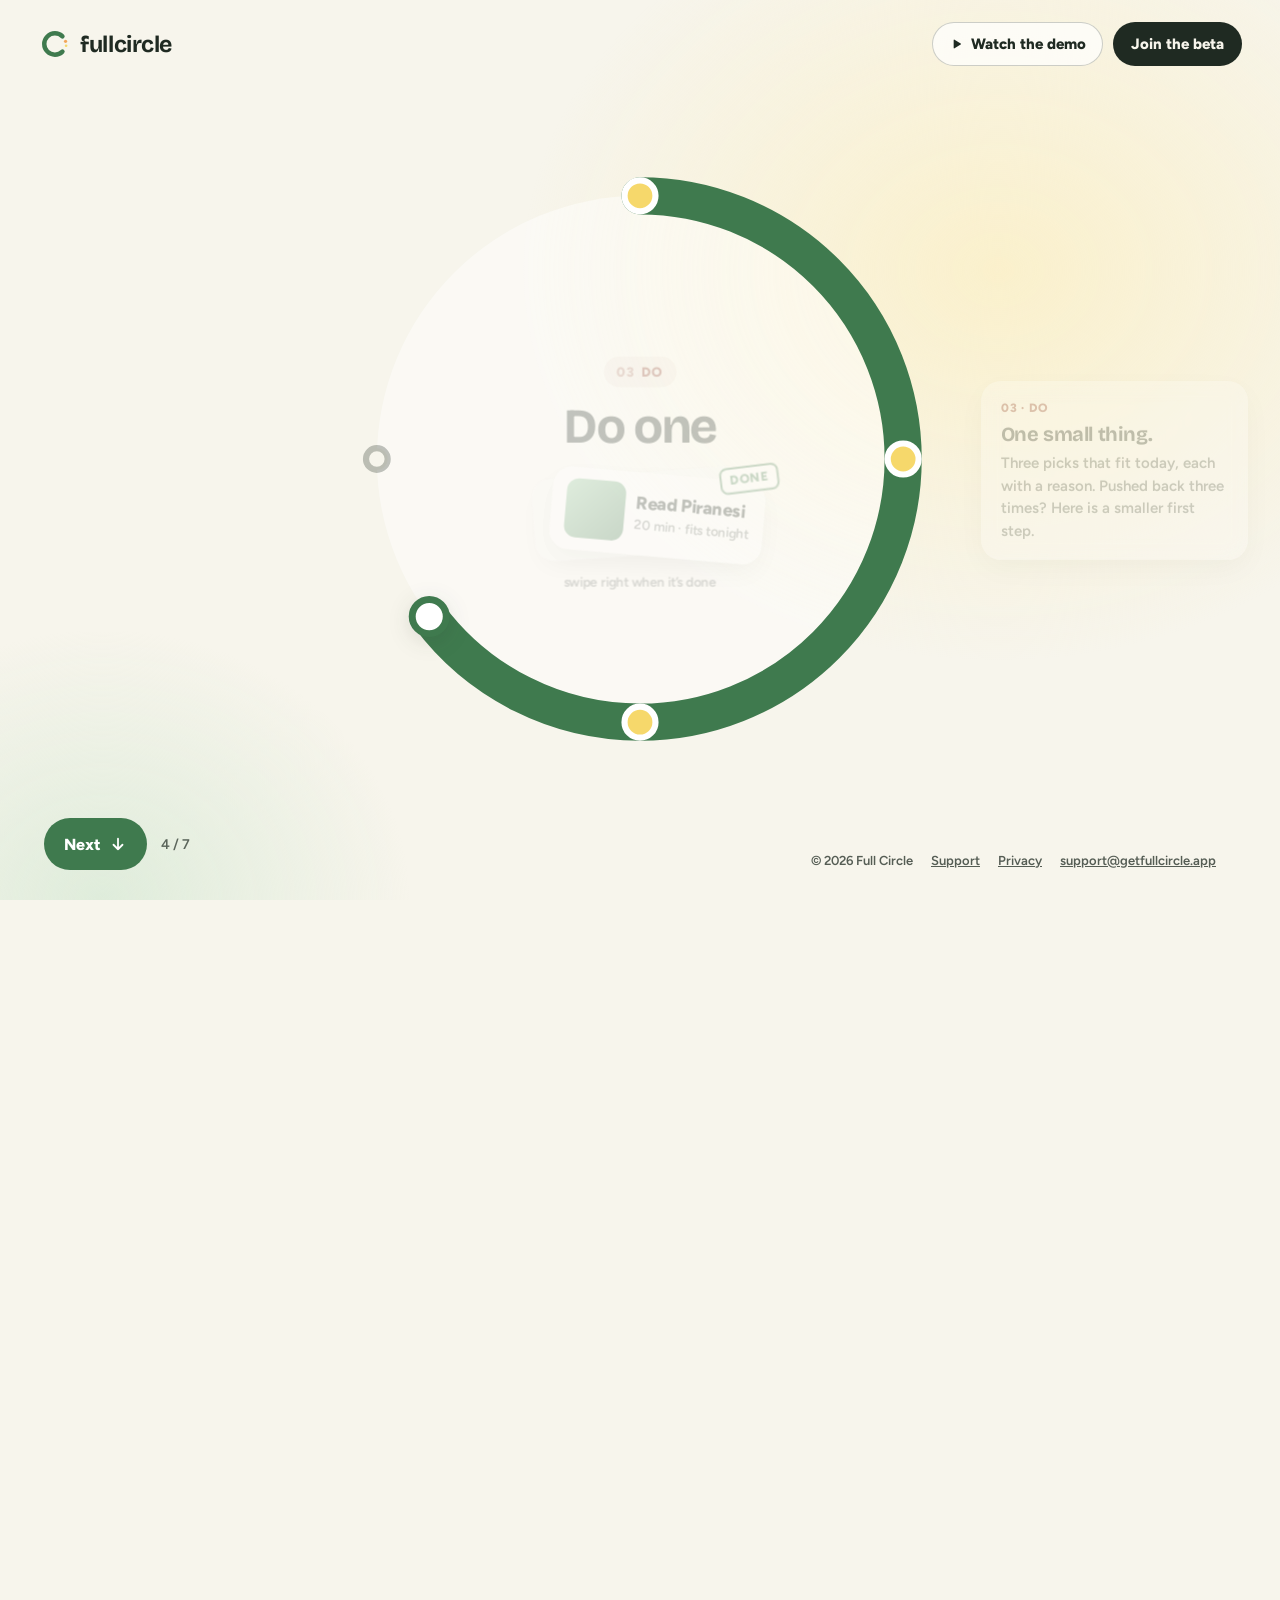
<file: index.html>
<!doctype html>
<html lang="en">
<head>
<meta charset="utf-8" />
<meta name="viewport" content="width=device-width, initial-scale=1" />
<title>fullcircle · come full circle</title>
<meta name="description" content="Save what matters, then close the loop. Everything you mean to get to, in one place, and a circle that fills as you live it." />
<meta name="theme-color" content="#F7F5EC" media="(prefers-color-scheme: light)" />
<meta name="theme-color" content="#1A1816" media="(prefers-color-scheme: dark)" />
<meta property="og:type" content="website" />
<meta property="og:url" content="https://getfullcircle.app/" />
<meta property="og:title" content="fullcircle · come full circle" />
<meta property="og:description" content="Save what matters, then close the loop. In private beta on iPhone." />
<meta property="og:image" content="https://getfullcircle.app/assets/og.png" />
<meta property="og:image:width" content="1200" />
<meta property="og:image:height" content="630" />
<meta property="og:image:alt" content="fullcircle: Save what matters. Then close the loop." />
<meta name="twitter:card" content="summary_large_image" />
<link rel="icon" type="image/png" href="assets/favicon.png" />
<link rel="apple-touch-icon" href="assets/apple-touch-icon.png" />
<link rel="preload" href="assets/fonts/BricolageGrotesque_700Bold.ttf" as="font" type="font/ttf" crossorigin />
<link rel="stylesheet" href="assets/landing.css?v=6" />
</head>
<body>
<div class="stage">
  <div class="sun" aria-hidden="true"></div>
  <div class="meadow" aria-hidden="true"></div>

  <header class="top">
    <button class="brand" type="button" data-go="0" aria-label="fullcircle, back to the start">
      <svg width="32" height="32" viewBox="0 0 36 36" fill="none" aria-hidden="true"><path class="brand-arc" d="M27.5 9.5A12 12 0 1 0 27.5 26.5" stroke-width="5" stroke-linecap="round"/><circle cx="31" cy="15" r="1.8" fill="#F2A65A"/><circle cx="31.6" cy="20" r="1.5" fill="#F6D86B"/></svg>
      <span class="display">fullcircle</span>
    </button>
    <div class="top-actions">
      <button class="watch" type="button" data-demo><svg width="14" height="14" viewBox="0 0 24 24" fill="currentColor" aria-hidden="true"><path d="M8 5.5v13a1 1 0 0 0 1.5.86l10.5-6.5a1 1 0 0 0 0-1.72L9.5 4.64A1 1 0 0 0 8 5.5z"/></svg>Watch the demo</button>
      <a class="join" href="mailto:support@getfullcircle.app?subject=Join%20the%20fullcircle%20beta">Join the beta</a>
    </div>
  </header>

  <div class="ring">
    <svg viewBox="0 0 1000 1000" role="img" aria-label="A circle that is 0 percent full">
      <g id="parallax">
        <circle class="glow" cx="500" cy="500" r="340"/>
        <g id="dots"></g>
        <circle id="past" class="track" cx="500" cy="500" r="340" stroke-dasharray="2136.3 2136.3" transform="rotate(-90 500 500)" style="opacity:0"/>
        <circle id="arc" class="track" cx="500" cy="500" r="340" stroke-dasharray="0 2136.3" transform="rotate(-90 500 500)" style="opacity:0"/>
        <circle class="node" cx="500" cy="160" r="14"/>
        <circle class="node" cx="840" cy="500" r="14"/>
        <circle class="node" cx="500" cy="840" r="14"/>
        <circle class="node" cx="160" cy="500" r="14"/>
        <circle id="pulse" class="pulse" cx="500" cy="160" r="20"/>
        <circle id="head" class="head" cx="500" cy="160" r="22" style="display:none"/>
      </g>
    </svg>

    <div class="copy">
      <div class="ch c0"><div aria-hidden="true">
        <div class="title display">Come full circle</div>
        <div class="v"><div class="pills">
          <span class="pill p-butter">Ramen at Koji</span><span class="pill p-leaf">Read Piranesi</span><span class="pill p-clay">Pottery class</span><span class="pill p-sea">Call Nana</span>
        </div></div>
      </div>
      </div>

      <div class="ch c1"><div aria-hidden="true">
        <span class="chip"><b>01</b>SAVE</span>
        <div class="title display">Save it</div>
        <div class="v"><div class="card">
          <span class="thumb g-sun"></span>
          <span class="stack"><span class="t">Sunday market</span><span class="s">Old harbour · about 2h</span></span>
          <span class="pill fern saved"><span class="tick"><svg viewBox="0 0 24 24" fill="none" stroke="currentColor" stroke-width="3.4" stroke-linecap="round" stroke-linejoin="round"><path d="M5 12.5l4.5 4.5L19 7.5"/></svg></span>Saved</span>
        </div></div>
      </div></div>

      <div class="ch c2"><div aria-hidden="true">
        <span class="chip"><b>02</b>PLAN</span>
        <div class="title display">Pick a few</div>
        <div class="v">
          <div class="card list">
            <span class="row"><span class="ck"><svg viewBox="0 0 24 24" fill="none" stroke="var(--on-fern)" stroke-width="3.4" stroke-linecap="round" stroke-linejoin="round"><path d="M5 12.5l4.5 4.5L19 7.5"/></svg></span><span class="t">Sunday market</span></span>
            <span class="row"><span class="ck"><svg viewBox="0 0 24 24" fill="none" stroke="var(--on-fern)" stroke-width="3.4" stroke-linecap="round" stroke-linejoin="round"><path d="M5 12.5l4.5 4.5L19 7.5"/></svg></span><span class="t">Read Piranesi</span></span>
            <span class="row later"><span class="ck open"></span><span class="t">Pottery class</span></span>
          </div>
          <span class="s">2 this week</span>
        </div>
      </div></div>

      <div class="ch c3"><div aria-hidden="true">
        <span class="chip"><b>03</b>DO</span>
        <div class="title display">Do one</div>
        <div class="v">
          <div class="swipe">
            <span class="card ghost"></span>
            <div class="card front">
              <span class="thumb g-leaf"></span>
              <span class="stack"><span class="t">Read Piranesi</span><span class="s">20 min · fits tonight</span></span>
              <span class="stamp">DONE</span>
            </div>
          </div>
          <span class="s">swipe right when it’s done</span>
        </div>
      </div></div>

      <div class="ch c4"><div aria-hidden="true">
        <span class="chip"><b>04</b>CLOSE</span>
        <div class="title display">Close it</div>
        <div class="v">
          <span class="s">How was Sunday market?</span>
          <div class="pills rate"><span class="pill fern loved">Loved it</span><span class="pill plain">It was fine</span><span class="pill plain">Let it go</span></div>
        </div>
      </div></div>

      <div class="ch c5"><div aria-hidden="true">
        <span class="chip"><b>05</b>INSIGHTS</span>
        <div class="title display">See your month</div>
        <div class="v"><div class="card month">
          <span class="s">Your September</span>
          <span class="t display">An outdoor month</span>
          <span class="s">12 loops · 7 loved · 3 let go</span>
          <span class="bars"><span style="width:12cqw;background:#8FCB9B"></span><span style="width:7cqw;background:#F2A65A"></span><span style="width:5cqw;background:#F6D86B"></span><span style="width:3cqw;background:#F0A897"></span><span style="width:3cqw;background:#7CC6CC"></span></span>
        </div></div>
      </div></div>

      <div class="ch c6">
        <div aria-hidden="true">
          <span class="chip"><b>06</b>AND AGAIN</span>
          <div class="title display">Go again</div>
          <div class="v"><div class="card">
            <span class="thumb g-sea"></span>
            <span class="stack"><span class="s">October nudge</span><span class="t">Try a new trail</span></span>
          </div></div>
        </div>
        <div class="cta">
          <button class="btn again" type="button" data-go="0">Go round again</button>
        </div>
      </div>
    </div>
  </div>

  <aside class="notes" aria-hidden="true">
    <div class="note c0"><span class="note-k">HOW IT WORKS</span><span class="note-h display">Save what matters. Then close the loop.</span><p>Everything you mean to get to, in one place. Scroll and watch what happens when you live it.</p></div>
    <div class="note c1"><span class="note-k">01 · SAVE</span><span class="note-h display">Keep it in one tap.</span><p>A place, a recipe, a book, an idea. Share it from any app. It reads the link and guesses how long it takes.</p></div>
    <div class="note c2"><span class="note-k">02 · PLAN</span><span class="note-h display">Promise a few.</span><p>Each Monday, pick 1, 2 or 3. The circle fills toward what you chose, never toward everything you ever saved.</p></div>
    <div class="note c3"><span class="note-k">03 · DO</span><span class="note-h display">One small thing.</span><p>Three picks that fit today, each with a reason. Pushed back three times? Here is a smaller first step.</p></div>
    <div class="note c4"><span class="note-k">04 · CLOSE</span><span class="note-h display">Close the loop.</span><p>Loved it, it was fine, or let it go. Letting go counts too.</p></div>
    <div class="note c5"><span class="note-k">05 · INSIGHTS</span><span class="note-h display">Then it tells you about you.</span><p>On the 1st, a little gift: what you lived, what kept waiting, one pattern and one nudge for next month.</p></div>
    <div class="note c6"><span class="note-k">06 · AND AGAIN</span><span class="note-h display">And round you go.</span><p>The nudge becomes your next save, and a new circle begins. In private beta on iPhone.</p></div>
  </aside>

  <div class="hint">
    <button class="next" type="button" data-go="next"><span id="next-label">Start</span><svg width="18" height="18" viewBox="0 0 24 24" fill="none" stroke="currentColor" stroke-width="2.4" stroke-linecap="round" stroke-linejoin="round" aria-hidden="true"><path d="M12 5v14M6 13l6 6 6-6"/></svg></button>
    <span class="hint-text" id="hint-text">or scroll, and the circle fills</span>
    <button class="watch watch-hint" type="button" data-demo><svg width="14" height="14" viewBox="0 0 24 24" fill="currentColor" aria-hidden="true"><path d="M8 5.5v13a1 1 0 0 0 1.5.86l10.5-6.5a1 1 0 0 0 0-1.72L9.5 4.64A1 1 0 0 0 8 5.5z"/></svg>Watch the demo</button>
  </div>

  <footer class="foot">
    <span>© 2026 Full Circle</span>
    <a href="/support">Support</a>
    <a href="/privacy">Privacy</a>
    <a href="mailto:support@getfullcircle.app">support@getfullcircle.app</a>
  </footer>
</div>

<dialog class="player" aria-label="fullcircle demo video">
  <button class="player-close" type="button" aria-label="Close video"><svg width="20" height="20" viewBox="0 0 24 24" fill="none" stroke="currentColor" stroke-width="2.4" stroke-linecap="round" aria-hidden="true"><path d="M6 6l12 12M18 6L6 18"/></svg></button>
  <video controls playsinline preload="none" data-poster="assets/demo-poster.jpg" src="assets/demo.mp4"></video>
</dialog>

<main>
  <section class="sec"><h1 class="sr">fullcircle: save what matters, then close the loop.</h1><p class="sr">Everything you mean to get to, in one place. Scroll and watch what happens when you live it.</p></section>
  <section class="sec"><h2 class="sr">Save it: keep it in one tap.</h2><p class="sr">A place, a recipe, a book, an idea. Share it from any app. It reads the link and guesses how long it takes.</p></section>
  <section class="sec"><h2 class="sr">Pick a few: promise a few.</h2><p class="sr">Each Monday, pick 1, 2 or 3. The circle fills toward what you chose, never toward everything you ever saved.</p></section>
  <section class="sec"><h2 class="sr">Do one: one small thing.</h2><p class="sr">Three picks that fit today, each with a reason. Pushed back three times? Here is a smaller first step.</p></section>
  <section class="sec"><h2 class="sr">Close it: close the loop.</h2><p class="sr">Loved it, it was fine, or let it go. Letting go counts too.</p></section>
  <section class="sec"><h2 class="sr">See your month: then it tells you about you.</h2><p class="sr">On the 1st, a little gift: what you lived, what kept waiting, one pattern and one nudge for next month.</p></section>
  <section class="sec"><h2 class="sr">Go again: and round you go.</h2><p class="sr">The nudge becomes your next save, and a new circle begins. In private beta on iPhone.</p></section>
</main>

<script src="assets/landing.js?v=5"></script>
</body>
</html>
</file>
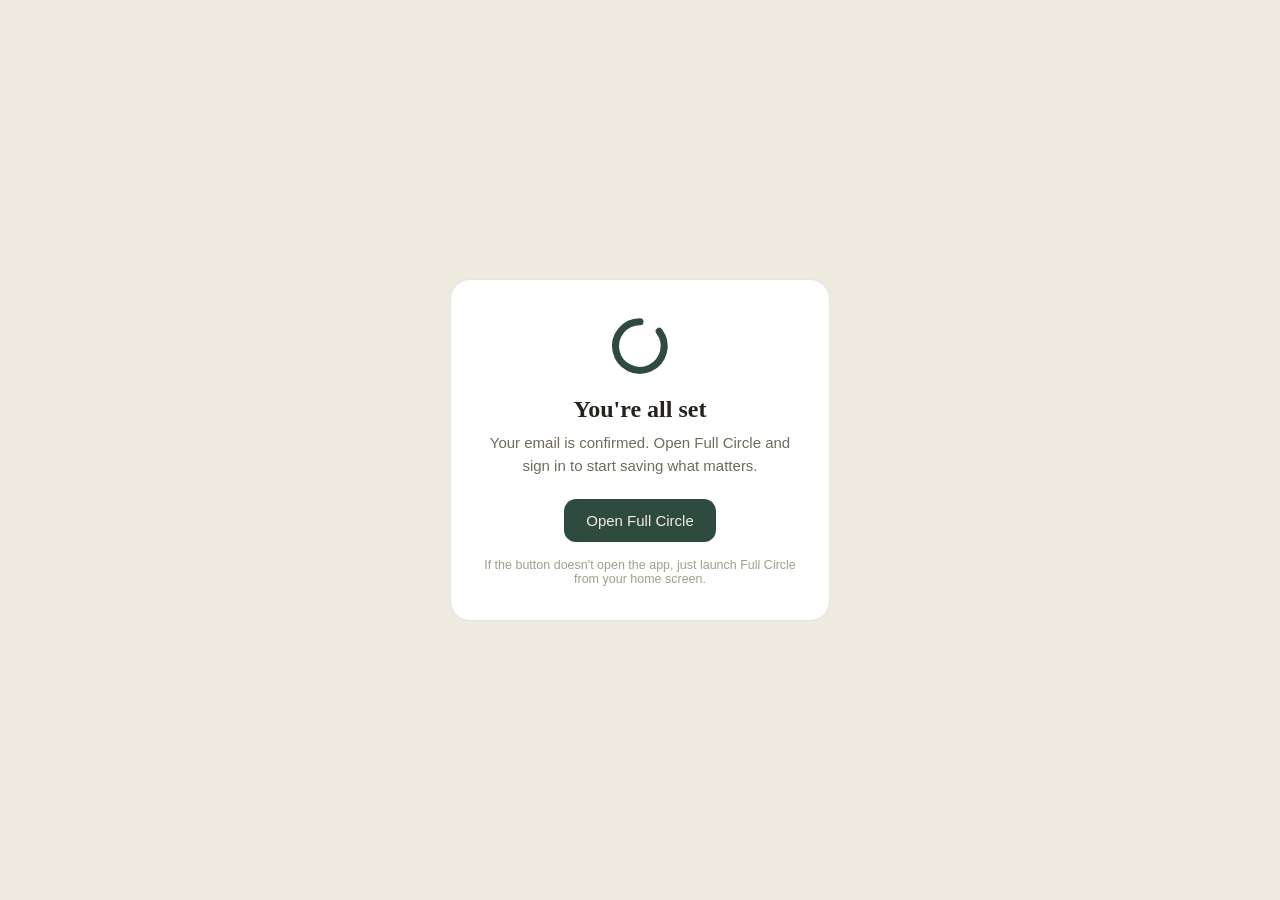
<file: confirmed.html>
<!doctype html>
<html lang="en">
<head>
<meta charset="utf-8" />
<meta name="viewport" content="width=device-width, initial-scale=1" />
<title>Full Circle — Email confirmed</title>
<style>
  :root { --bg:#eeeae0; --surface:#fff; --ink:#26231f; --soft:#6f6a5c; --ring:#2f4a3e; --accent:#b8752f; --border:rgba(38,35,31,0.12); }
  * { box-sizing:border-box; }
  html,body { height:100%; }
  body { margin:0; background:var(--bg); color:var(--ink); font-family:-apple-system,BlinkMacSystemFont,"Segoe UI",Roboto,Helvetica,Arial,sans-serif;
         display:flex; align-items:center; justify-content:center; padding:24px; }
  .card { background:var(--surface); border:1px solid var(--border); border-radius:20px; padding:34px 26px; max-width:380px; width:100%; text-align:center; }
  .mark { width:64px; height:64px; margin:0 auto 18px; display:block; }
  h1 { font-family:Georgia,serif; font-size:24px; margin:0 0 8px; }
  p { font-size:15px; line-height:1.55; color:var(--soft); margin:0 0 22px; }
  .btn { display:inline-block; background:var(--ring); color:#f4ede0; text-decoration:none;
         font-size:15px; font-weight:500; padding:13px 22px; border-radius:12px; }
  .hint { margin-top:16px; font-size:12.5px; color:#a39d8b; }
</style>
</head>
<body>
  <div class="card">
    <svg class="mark" viewBox="0 0 100 100" aria-hidden="true">
      <path d="M50 12 a38 38 0 1 0 30 15" fill="none" stroke="#2f4a3e" stroke-width="11" stroke-linecap="round"/>
    </svg>
    <h1>You're all set</h1>
    <p>Your email is confirmed. Open Full Circle and sign in to start saving what matters.</p>
    <a class="btn" href="fullcircle://">Open Full Circle</a>
    <div class="hint">If the button doesn't open the app, just launch Full Circle from your home screen.</div>
  </div>
</body>
</html>
</file>
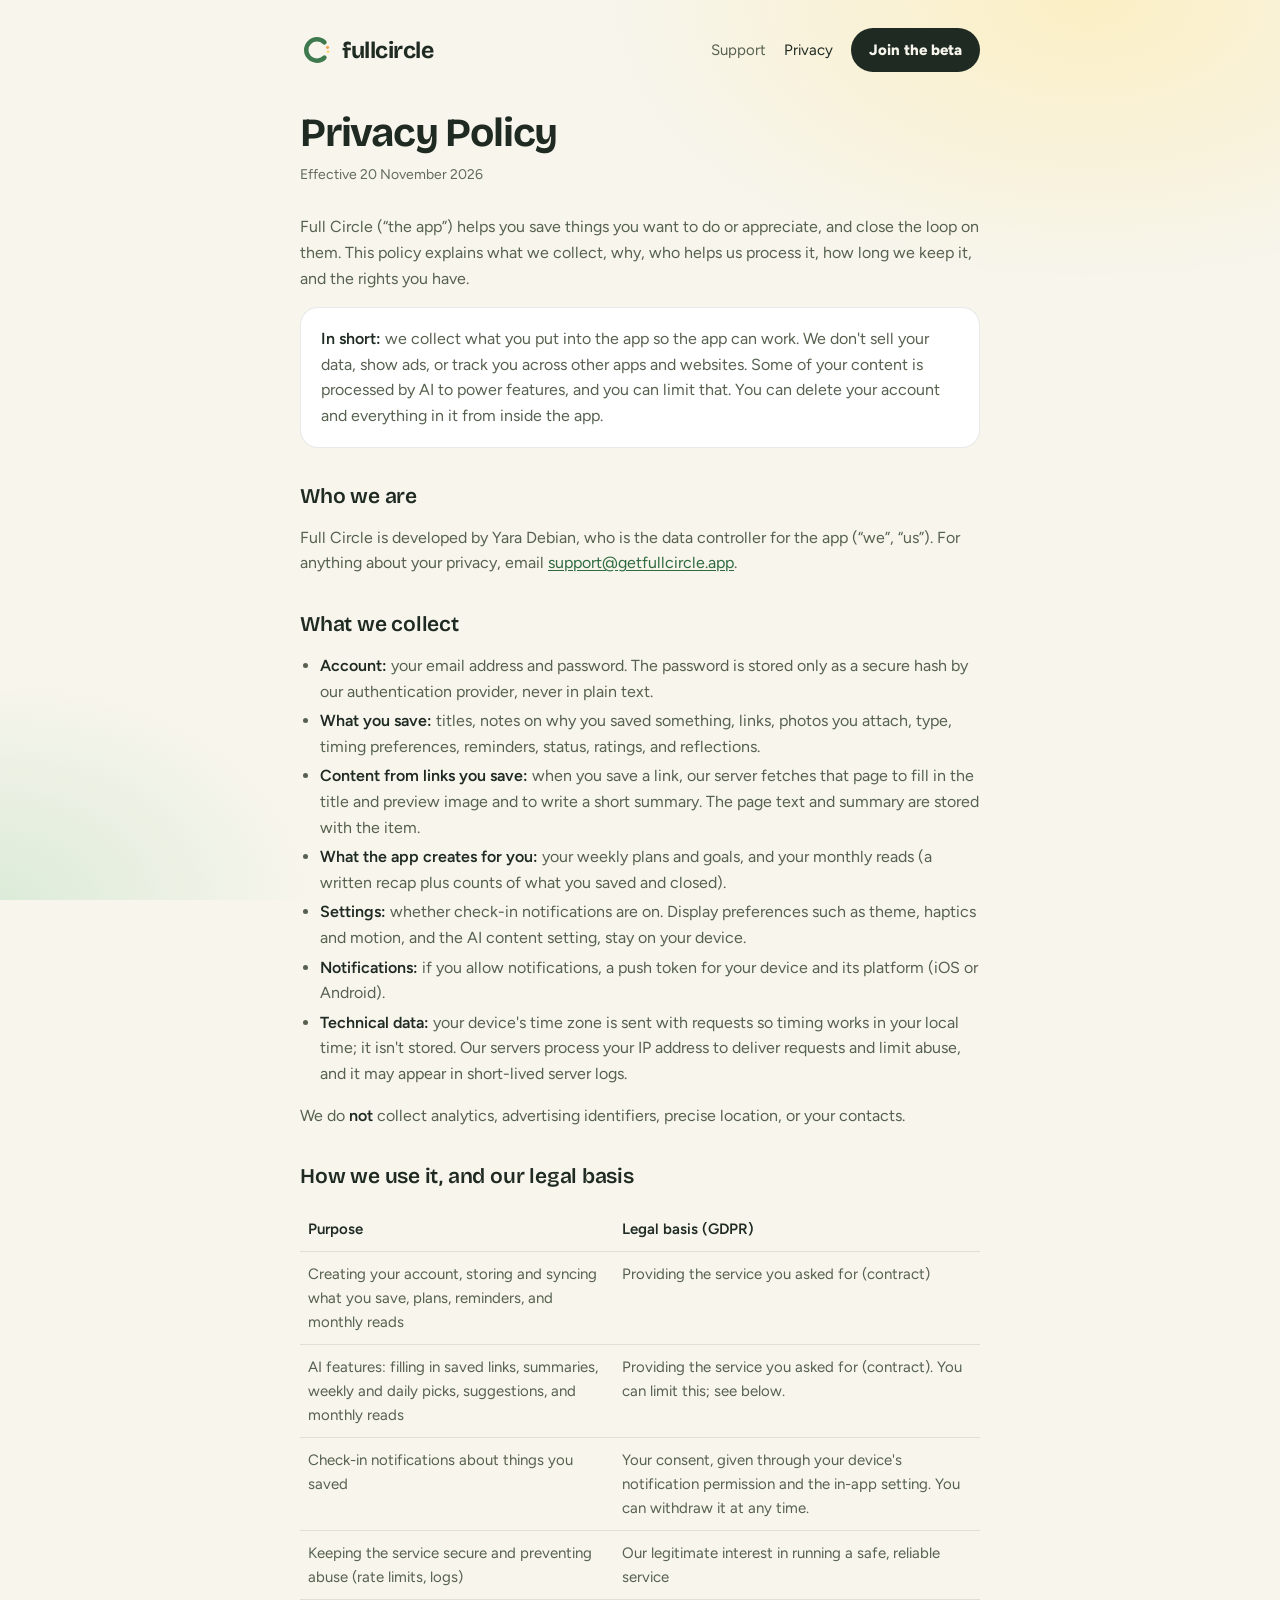
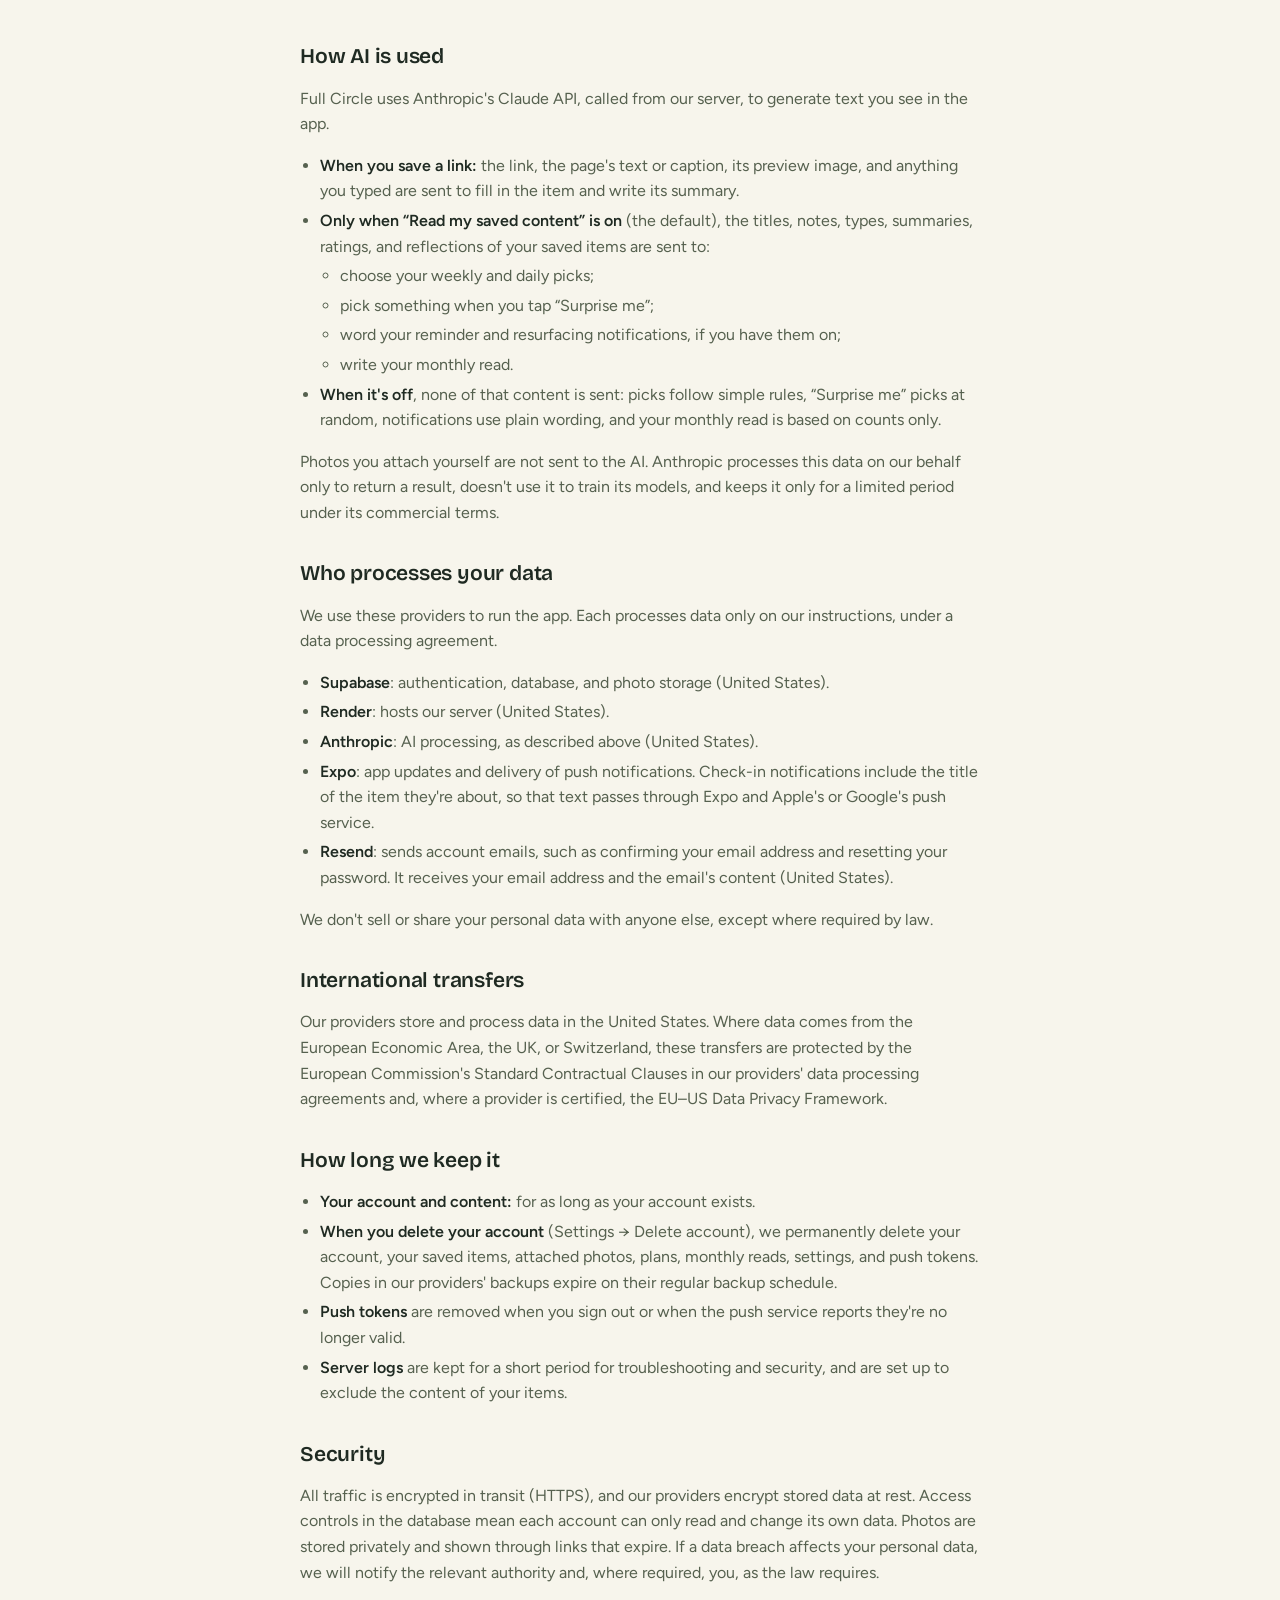
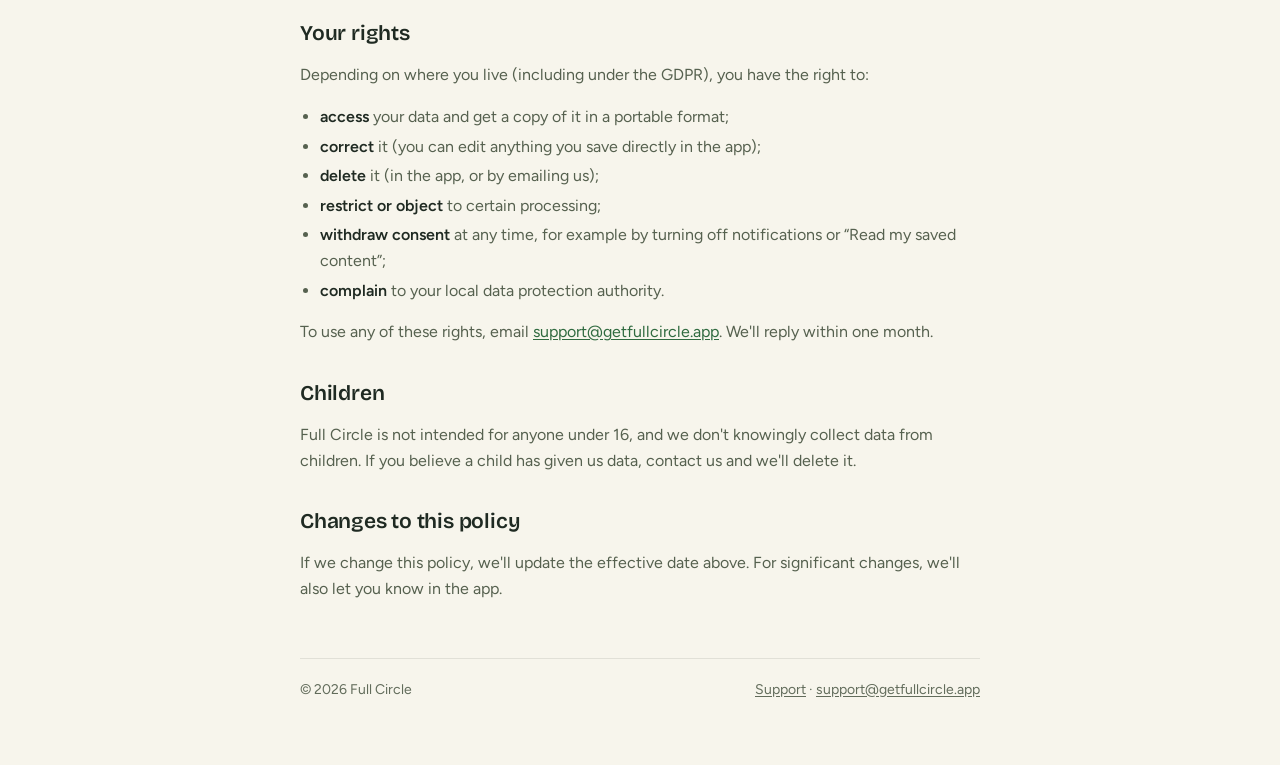
<file: privacy.html>
<!doctype html>
<html lang="en">
<head>
<meta charset="utf-8" />
<meta name="viewport" content="width=device-width, initial-scale=1" />
<title>Full Circle Privacy Policy</title>
<meta name="description" content="What Full Circle collects, why, who processes it, and the choices you have." />
<meta name="theme-color" content="#F7F5EC" media="(prefers-color-scheme: light)" />
<meta name="theme-color" content="#1A1816" media="(prefers-color-scheme: dark)" />
<meta property="og:title" content="fullcircle privacy policy" />
<meta property="og:image" content="https://getfullcircle.app/assets/og.png" />
<meta name="twitter:card" content="summary_large_image" />
<link rel="icon" type="image/png" href="assets/favicon.png" />
<link rel="apple-touch-icon" href="assets/apple-touch-icon.png" />
<link rel="stylesheet" href="assets/site.css?v=3" />
</head>
<body>
<div class="wrap">
  <nav class="nav">
    <a class="brand" href="/"><svg viewBox="0 0 36 36" fill="none" aria-hidden="true"><path d="M27.5 9.5A12 12 0 1 0 27.5 26.5" stroke="var(--fern)" stroke-width="5" stroke-linecap="round"/><circle cx="31" cy="15" r="1.8" fill="#F2A65A"/><circle cx="31.6" cy="20" r="1.5" fill="#F6D86B"/></svg>fullcircle</a>
    <div class="nav-links"><a href="/support">Support</a><a href="/privacy" aria-current="page">Privacy</a><a class="join" href="mailto:support@getfullcircle.app?subject=Join%20the%20fullcircle%20beta">Join the beta</a></div>
  </nav>

  <main>
  <h1>Privacy Policy</h1>
  <p class="meta">Effective 20 November 2026</p>

  <p>Full Circle (“the app”) helps you save things you want to do or appreciate, and close the loop on them. This policy explains what we collect, why, who helps us process it, how long we keep it, and the rights you have.</p>

  <div class="card">
    <p><strong>In short:</strong> we collect what you put into the app so the app can work. We don't sell your data, show ads, or track you across other apps and websites. Some of your content is processed by AI to power features, and you can limit that. You can delete your account and everything in it from inside the app.</p>
  </div>

  <h2>Who we are</h2>
  <p>Full Circle is developed by Yara Debian, who is the data controller for the app (“we”, “us”). For anything about your privacy, email <a href="mailto:support@getfullcircle.app">support@getfullcircle.app</a>.</p>

  <h2>What we collect</h2>
  <ul>
    <li><strong>Account:</strong> your email address and password. The password is stored only as a secure hash by our authentication provider, never in plain text.</li>
    <li><strong>What you save:</strong> titles, notes on why you saved something, links, photos you attach, type, timing preferences, reminders, status, ratings, and reflections.</li>
    <li><strong>Content from links you save:</strong> when you save a link, our server fetches that page to fill in the title and preview image and to write a short summary. The page text and summary are stored with the item.</li>
    <li><strong>What the app creates for you:</strong> your weekly plans and goals, and your monthly reads (a written recap plus counts of what you saved and closed).</li>
    <li><strong>Settings:</strong> whether check-in notifications are on. Display preferences such as theme, haptics and motion, and the AI content setting, stay on your device.</li>
    <li><strong>Notifications:</strong> if you allow notifications, a push token for your device and its platform (iOS or Android).</li>
    <li><strong>Technical data:</strong> your device's time zone is sent with requests so timing works in your local time; it isn't stored. Our servers process your IP address to deliver requests and limit abuse, and it may appear in short-lived server logs.</li>
  </ul>
  <p>We do <strong>not</strong> collect analytics, advertising identifiers, precise location, or your contacts.</p>

  <h2>How we use it, and our legal basis</h2>
  <div class="table-scroll">
  <table>
    <tr><th>Purpose</th><th>Legal basis (GDPR)</th></tr>
    <tr><td>Creating your account, storing and syncing what you save, plans, reminders, and monthly reads</td><td>Providing the service you asked for (contract)</td></tr>
    <tr><td>AI features: filling in saved links, summaries, weekly and daily picks, suggestions, and monthly reads</td><td>Providing the service you asked for (contract). You can limit this; see below.</td></tr>
    <tr><td>Check-in notifications about things you saved</td><td>Your consent, given through your device's notification permission and the in-app setting. You can withdraw it at any time.</td></tr>
    <tr><td>Keeping the service secure and preventing abuse (rate limits, logs)</td><td>Our legitimate interest in running a safe, reliable service</td></tr>
  </table>
  </div>

  <h2>How AI is used</h2>
  <p>Full Circle uses Anthropic's Claude API, called from our server, to generate text you see in the app.</p>
  <ul>
    <li><strong>When you save a link:</strong> the link, the page's text or caption, its preview image, and anything you typed are sent to fill in the item and write its summary.</li>
    <li><strong>Only when “Read my saved content” is on</strong> (the default), the titles, notes, types, summaries, ratings, and reflections of your saved items are sent to:
      <ul>
        <li>choose your weekly and daily picks;</li>
        <li>pick something when you tap “Surprise me”;</li>
        <li>word your reminder and resurfacing notifications, if you have them on;</li>
        <li>write your monthly read.</li>
      </ul>
    </li>
    <li><strong>When it's off</strong>, none of that content is sent: picks follow simple rules, “Surprise me” picks at random, notifications use plain wording, and your monthly read is based on counts only.</li>
  </ul>
  <p>Photos you attach yourself are not sent to the AI. Anthropic processes this data on our behalf only to return a result, doesn't use it to train its models, and keeps it only for a limited period under its commercial terms.</p>

  <h2>Who processes your data</h2>
  <p>We use these providers to run the app. Each processes data only on our instructions, under a data processing agreement.</p>
  <ul>
    <li><strong>Supabase</strong>: authentication, database, and photo storage (United States).</li>
    <li><strong>Render</strong>: hosts our server (United States).</li>
    <li><strong>Anthropic</strong>: AI processing, as described above (United States).</li>
    <li><strong>Expo</strong>: app updates and delivery of push notifications. Check-in notifications include the title of the item they're about, so that text passes through Expo and Apple's or Google's push service.</li>
    <li><strong>Resend</strong>: sends account emails, such as confirming your email address and resetting your password. It receives your email address and the email's content (United States).</li>
  </ul>
  <p>We don't sell or share your personal data with anyone else, except where required by law.</p>

  <h2>International transfers</h2>
  <p>Our providers store and process data in the United States. Where data comes from the European Economic Area, the UK, or Switzerland, these transfers are protected by the European Commission's Standard Contractual Clauses in our providers' data processing agreements and, where a provider is certified, the EU–US Data Privacy Framework.</p>

  <h2>How long we keep it</h2>
  <ul>
    <li><strong>Your account and content:</strong> for as long as your account exists.</li>
    <li><strong>When you delete your account</strong> (Settings → Delete account), we permanently delete your account, your saved items, attached photos, plans, monthly reads, settings, and push tokens. Copies in our providers' backups expire on their regular backup schedule.</li>
    <li><strong>Push tokens</strong> are removed when you sign out or when the push service reports they're no longer valid.</li>
    <li><strong>Server logs</strong> are kept for a short period for troubleshooting and security, and are set up to exclude the content of your items.</li>
  </ul>

  <h2>Security</h2>
  <p>All traffic is encrypted in transit (HTTPS), and our providers encrypt stored data at rest. Access controls in the database mean each account can only read and change its own data. Photos are stored privately and shown through links that expire. If a data breach affects your personal data, we will notify the relevant authority and, where required, you, as the law requires.</p>

  <h2>Your rights</h2>
  <p>Depending on where you live (including under the GDPR), you have the right to:</p>
  <ul>
    <li><strong>access</strong> your data and get a copy of it in a portable format;</li>
    <li><strong>correct</strong> it (you can edit anything you save directly in the app);</li>
    <li><strong>delete</strong> it (in the app, or by emailing us);</li>
    <li><strong>restrict or object</strong> to certain processing;</li>
    <li><strong>withdraw consent</strong> at any time, for example by turning off notifications or “Read my saved content”;</li>
    <li><strong>complain</strong> to your local data protection authority.</li>
  </ul>
  <p>To use any of these rights, email <a href="mailto:support@getfullcircle.app">support@getfullcircle.app</a>. We'll reply within one month.</p>

  <h2>Children</h2>
  <p>Full Circle is not intended for anyone under 16, and we don't knowingly collect data from children. If you believe a child has given us data, contact us and we'll delete it.</p>

  <h2>Changes to this policy</h2>
  <p>If we change this policy, we'll update the effective date above. For significant changes, we'll also let you know in the app.</p>
  </main>

  <footer>
    <span>© 2026 Full Circle</span>
    <span><a href="/support">Support</a> · <a href="mailto:support@getfullcircle.app">support@getfullcircle.app</a></span>
  </footer>
</div>
</body>
</html>
</file>
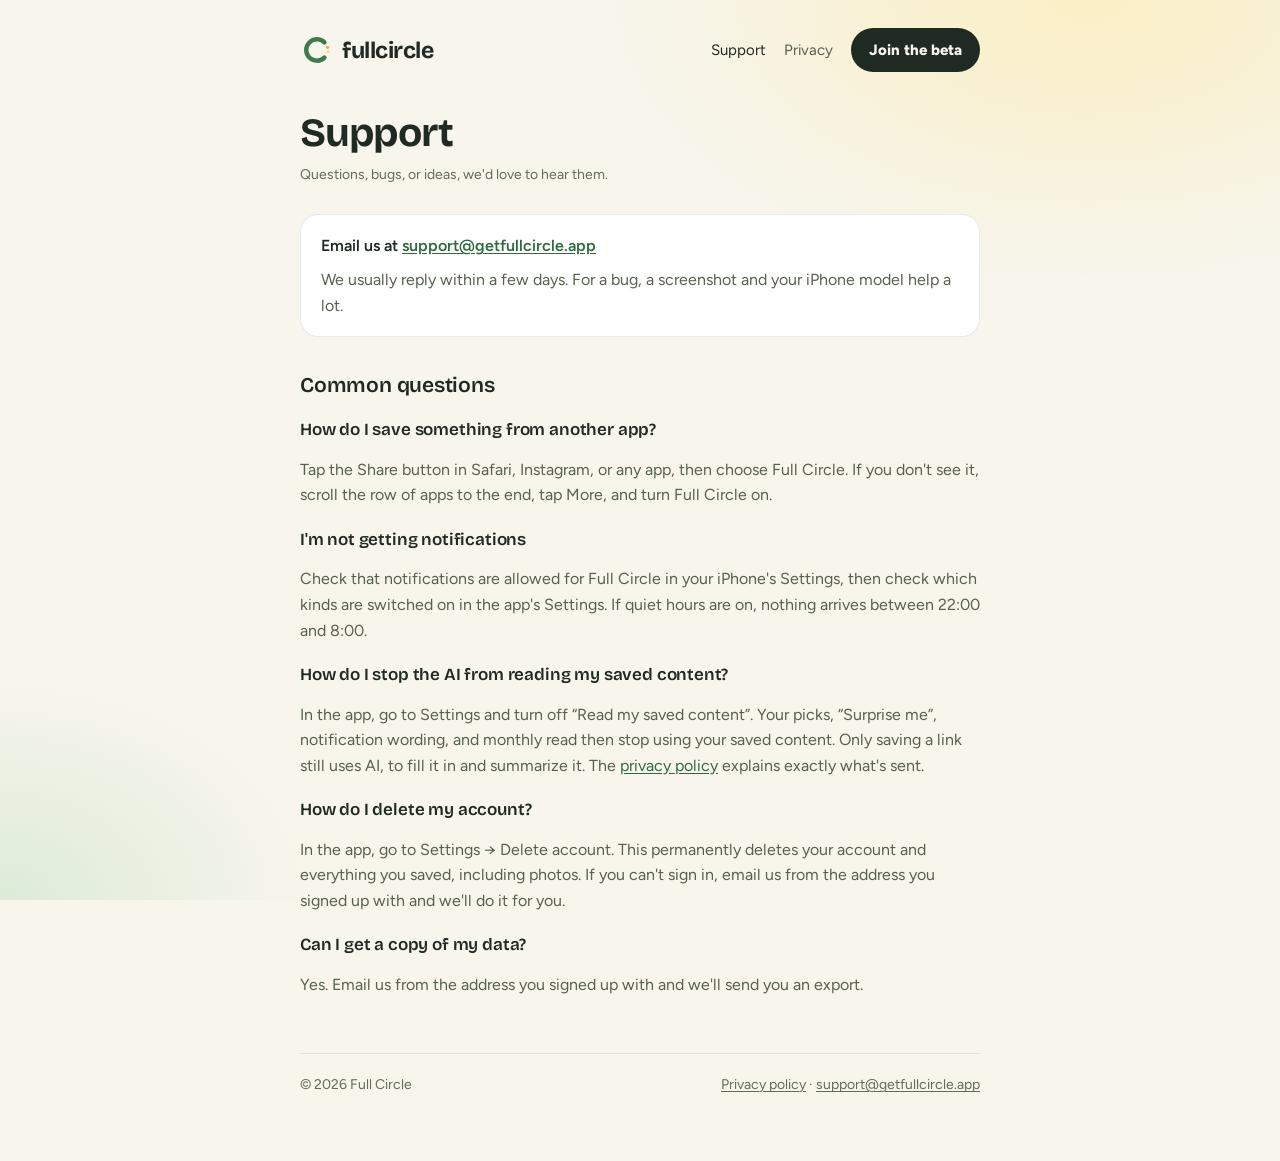
<file: support.html>
<!doctype html>
<html lang="en">
<head>
<meta charset="utf-8" />
<meta name="viewport" content="width=device-width, initial-scale=1" />
<title>Full Circle Support</title>
<meta name="description" content="Get help with Full Circle." />
<meta name="theme-color" content="#F7F5EC" media="(prefers-color-scheme: light)" />
<meta name="theme-color" content="#1A1816" media="(prefers-color-scheme: dark)" />
<meta property="og:title" content="fullcircle support" />
<meta property="og:image" content="https://getfullcircle.app/assets/og.png" />
<meta name="twitter:card" content="summary_large_image" />
<link rel="icon" type="image/png" href="assets/favicon.png" />
<link rel="apple-touch-icon" href="assets/apple-touch-icon.png" />
<link rel="stylesheet" href="assets/site.css?v=3" />
</head>
<body>
<div class="wrap">
  <nav class="nav">
    <a class="brand" href="/"><svg viewBox="0 0 36 36" fill="none" aria-hidden="true"><path d="M27.5 9.5A12 12 0 1 0 27.5 26.5" stroke="var(--fern)" stroke-width="5" stroke-linecap="round"/><circle cx="31" cy="15" r="1.8" fill="#F2A65A"/><circle cx="31.6" cy="20" r="1.5" fill="#F6D86B"/></svg>fullcircle</a>
    <div class="nav-links"><a href="/support" aria-current="page">Support</a><a href="/privacy">Privacy</a><a class="join" href="mailto:support@getfullcircle.app?subject=Join%20the%20fullcircle%20beta">Join the beta</a></div>
  </nav>

  <main>
  <h1>Support</h1>
  <p class="meta">Questions, bugs, or ideas, we'd love to hear them.</p>

  <div class="card">
    <p><strong>Email us at <a href="mailto:support@getfullcircle.app">support@getfullcircle.app</a></strong></p>
    <p>We usually reply within a few days. For a bug, a screenshot and your iPhone model help a lot.</p>
  </div>

  <h2>Common questions</h2>

  <h3>How do I save something from another app?</h3>
  <p>Tap the Share button in Safari, Instagram, or any app, then choose Full Circle. If you don't see it, scroll the row of apps to the end, tap More, and turn Full Circle on.</p>

  <h3>I'm not getting notifications</h3>
  <p>Check that notifications are allowed for Full Circle in your iPhone's Settings, then check which kinds are switched on in the app's Settings. If quiet hours are on, nothing arrives between 22:00 and 8:00.</p>

  <h3>How do I stop the AI from reading my saved content?</h3>
  <p>In the app, go to Settings and turn off “Read my saved content”. Your picks, “Surprise me”, notification wording, and monthly read then stop using your saved content. Only saving a link still uses AI, to fill it in and summarize it. The <a href="/privacy">privacy policy</a> explains exactly what's sent.</p>

  <h3>How do I delete my account?</h3>
  <p>In the app, go to Settings → Delete account. This permanently deletes your account and everything you saved, including photos. If you can't sign in, email us from the address you signed up with and we'll do it for you.</p>

  <h3>Can I get a copy of my data?</h3>
  <p>Yes. Email us from the address you signed up with and we'll send you an export.</p>
  </main>

  <footer>
    <span>© 2026 Full Circle</span>
    <span><a href="/privacy">Privacy policy</a> · <a href="mailto:support@getfullcircle.app">support@getfullcircle.app</a></span>
  </footer>
</div>
</body>
</html>
</file>
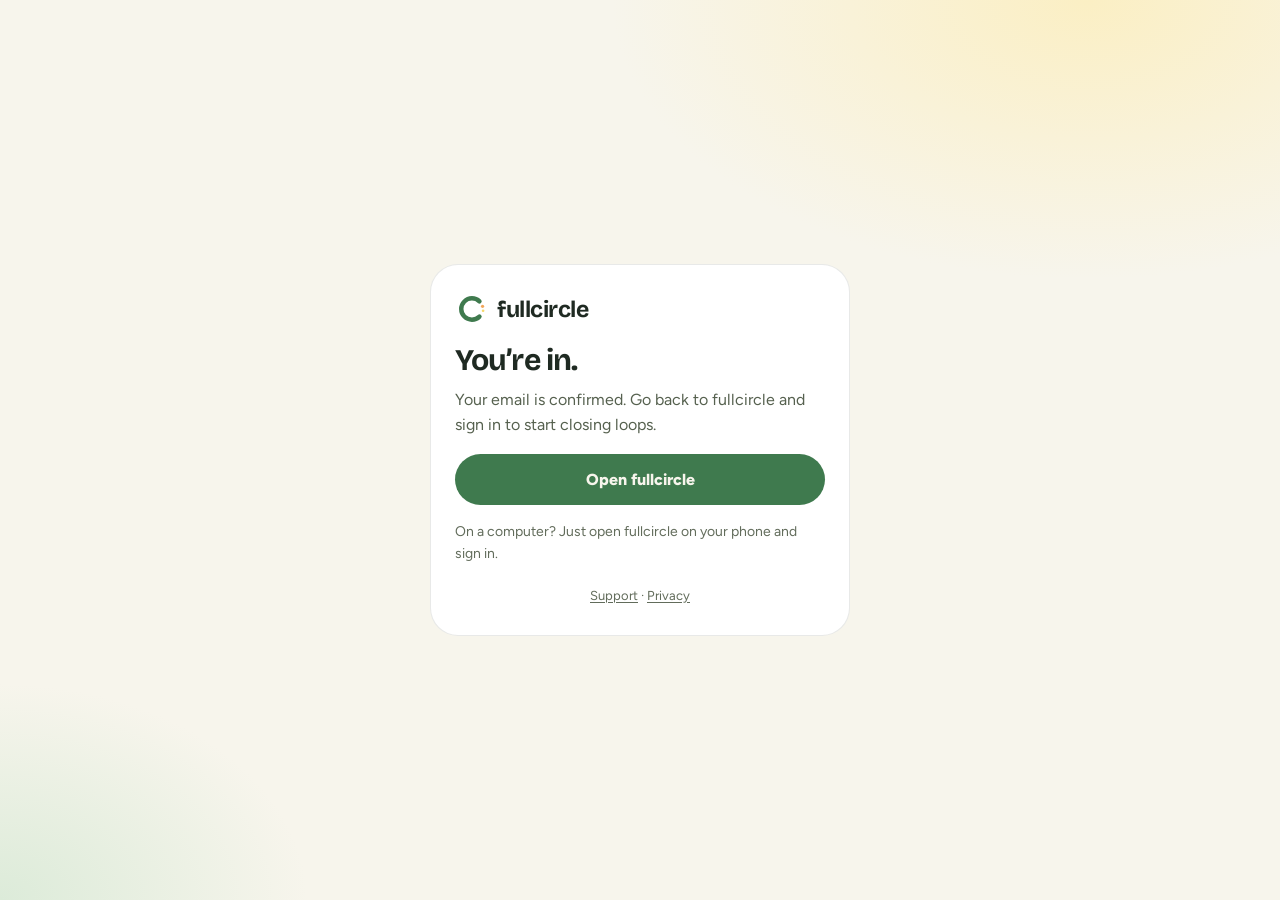
<file: auth/confirmed.html>
<!doctype html>
<html lang="en">
<head>
<meta charset="utf-8" />
<meta name="viewport" content="width=device-width, initial-scale=1" />
<meta name="robots" content="noindex" />
<title>Email confirmed · fullcircle</title>
<meta name="theme-color" content="#F7F5EC" media="(prefers-color-scheme: light)" />
<meta name="theme-color" content="#1A1816" media="(prefers-color-scheme: dark)" />
<link rel="icon" type="image/png" href="../assets/favicon.png" />
<link rel="apple-touch-icon" href="../assets/apple-touch-icon.png" />
<link rel="stylesheet" href="../assets/site.css?v=3" />
<link rel="stylesheet" href="../assets/auth.css?v=1" />
</head>
<body class="auth">
  <main>
    <a class="brand" href="/"><svg viewBox="0 0 36 36" fill="none" aria-hidden="true"><path d="M27.5 9.5A12 12 0 1 0 27.5 26.5" stroke="var(--fern)" stroke-width="5" stroke-linecap="round"/><circle cx="31" cy="15" r="1.8" fill="#F2A65A"/><circle cx="31.6" cy="20" r="1.5" fill="#F6D86B"/></svg>fullcircle</a>
    <div id="ok" class="stack">
      <h1>You’re in.</h1>
      <p>Your email is confirmed. Go back to fullcircle and sign in to start closing loops.</p>
    </div>
    <div id="failed" class="stack" hidden>
      <h1>That link didn’t work.</h1>
      <p class="error" id="reason"></p>
      <p>Links expire after a while. Sign up again in fullcircle to get a fresh one.</p>
    </div>
    <a class="button" href="fullcircle://">Open fullcircle</a>
    <p class="note">On a computer? Just open fullcircle on your phone and sign in.</p>
    <footer><span><a href="/support">Support</a> · <a href="/privacy">Privacy</a></span></footer>
  </main>
<script>
  var params = new URLSearchParams(location.hash.slice(1) || location.search.slice(1));
  if (params.get("error")) {
    document.getElementById("ok").hidden = true;
    document.getElementById("failed").hidden = false;
    document.getElementById("reason").textContent = (params.get("error_description") || "").replace(/\+/g, " ");
  }
  history.replaceState(null, "", location.pathname);
</script>
</body>
</html>
</file>
<file: assets/landing.css>
@font-face { font-family: "Bricolage Grotesque"; font-weight: 700; font-display: swap; src: url("fonts/BricolageGrotesque_700Bold.ttf") format("truetype"); }
@font-face { font-family: "Figtree"; font-weight: 600; font-display: swap; src: url("fonts/Figtree_600SemiBold.ttf") format("truetype"); }
@font-face { font-family: "Figtree"; font-weight: 700; font-display: swap; src: url("fonts/Figtree_700Bold.ttf") format("truetype"); }
@font-face { font-family: "Figtree"; font-weight: 800; font-display: swap; src: url("fonts/Figtree_800ExtraBold.ttf") format("truetype"); }

/* Mirrors the app's day/evening palettes in app/src/theme/palette.ts */
:root {
  --ground: #F7F5EC; --sun: #FBEFC4; --surface: #FFFFFF; --leaf: #DCEBD9;
  --ink: #1F2A22; --line: rgba(31,42,34,0.22); --idle: rgba(31,42,34,0.28);
  --fern: #3F7A4E; --on-fern: #FFFFFF; --butter: #F6D86B;
  --glow-a: 1; --shadow: rgba(31,42,34,0.12);
  --k0: #2F6A3F; --k1: #2F6A3F; --k2: #8A4A12; --k3: #8C3B2C; --k4: #1F5A5E; --k5: #6B5508; --k6: #2F6A3F;
  color-scheme: light dark;
}
@media (prefers-color-scheme: dark) {
  :root {
    --ground: #1A1816; --sun: #2B241C; --surface: #24211E; --leaf: #1F261D;
    --ink: #F3EEE6; --line: rgba(243,238,230,0.22); --idle: rgba(243,238,230,0.28);
    --fern: #B5CDA9; --on-fern: #1A1816; --butter: #EBD38A;
    --glow-a: 0.12; --shadow: rgba(0,0,0,0.35);
    --k0: #B5CDA9; --k1: #B5CDA9; --k2: #F2B989; --k3: #F0A897; --k4: #8FD0D4; --k5: #EBD38A; --k6: #B5CDA9;
  }
}

* { box-sizing: border-box; }
html { -webkit-text-size-adjust: 100%; scroll-snap-type: y proximity; overscroll-behavior-y: none; touch-action: manipulation; }
body {
  margin: 0; background: var(--ground); color: var(--ink);
  font: 400 16px/1.5 "Figtree", -apple-system, BlinkMacSystemFont, "Segoe UI", Roboto, sans-serif;
  -webkit-font-smoothing: antialiased; overflow-x: hidden;
}
a { color: inherit; }
button { font-family: inherit; color: inherit; }
.sr { position: absolute; width: 1px; height: 1px; overflow: hidden; clip: rect(0 0 0 0); white-space: nowrap; }
.display { font-family: "Bricolage Grotesque", "Figtree", sans-serif; font-weight: 700; }

.stage { position: sticky; top: 0; height: 100vh; height: 100dvh; min-height: 620px; margin-bottom: -100vh; margin-bottom: -100dvh; overflow: hidden; z-index: 1; }
.sec { height: 100vh; height: 100svh; scroll-snap-align: start; position: relative; }
/* With the iOS toolbar collapsed the viewport is taller than a section, so add that difference or the last chapter is never reached. */
main { padding-bottom: calc(100lvh - 100svh); }

.sun, .meadow { position: absolute; inset: 0; pointer-events: none; }
.sun { background: radial-gradient(60% 70% at 78% 30%, var(--sun) 0%, transparent 62%); opacity: calc(0.55 + 0.4 * var(--fill, 0)); }
.meadow { background: radial-gradient(40% 50% at 8% 100%, var(--leaf) 0%, transparent 60%); opacity: 0.9; }

.top { position: absolute; left: 0; right: 0; top: 0; z-index: 5; display: flex; align-items: center; justify-content: space-between; padding: 22px clamp(20px, 3vw, 44px); }
.brand { display: flex; align-items: center; gap: 10px; border: none; background: none; padding: 0; cursor: pointer; }
.brand span { font-size: 23px; letter-spacing: -0.02em; }
.brand-arc { stroke: var(--fern); }
.top-actions { display: flex; align-items: center; gap: 10px; }
.watch { height: 44px; padding: 0 16px; border-radius: 22px; display: inline-flex; align-items: center; gap: 8px; font-size: 15px; font-weight: 800; background: color-mix(in srgb, var(--surface) 70%, transparent); border: 1.5px solid var(--line); cursor: pointer; }
.watch-hint { display: none; height: 52px; padding: 0 20px; border-radius: 26px; font-size: 16px; }
.join { text-decoration: none; height: 44px; padding: 0 18px; border-radius: 22px; display: inline-flex; align-items: center; font-size: 15px; font-weight: 800; background: var(--ink); color: var(--ground); }

.ring { position: absolute; left: 50%; top: 51%; width: min(86vh, 74vw); aspect-ratio: 1; transform: translate(-50%, -50%); container-type: inline-size; }
.ring > svg { display: block; width: 100%; height: 100%; overflow: visible; }
.glow { fill: #FFFFFF; stroke: none; opacity: calc(var(--glow-a) * (0.45 + 0.1 * var(--glow, 0))); }
.track { fill: none; stroke: var(--fern); stroke-width: 48; stroke-linecap: round; }
.node { stroke-width: 8; fill: var(--ground); stroke: var(--idle); transition: r .35s ease, fill .35s ease; }
.node.on { fill: var(--butter); stroke: var(--surface); }
.head { fill: var(--surface); stroke: var(--fern); stroke-width: 9; filter: drop-shadow(0 6px 14px var(--shadow)); }
@keyframes pulse { 0%, 100% { transform: scale(1); opacity: 1 } 50% { transform: scale(1.6); opacity: 0.45 } }
.pulse { fill: #F2A65A; transform-box: fill-box; transform-origin: center; animation: pulse 1.8s ease-in-out infinite; }

.copy { position: absolute; left: 50%; top: 50%; width: 48cqw; height: 56cqw; transform: translate(-50%, -50%); }
.ch { position: absolute; inset: 0; display: flex; flex-direction: column; align-items: center; justify-content: center; text-align: center; gap: 2cqw; opacity: 0; visibility: hidden; pointer-events: none; }
.ch:first-child { opacity: 1; visibility: visible; }
.ch > div[aria-hidden] { display: contents; }
.chip { display: inline-flex; align-items: center; gap: 0.8cqw; padding: 0.7cqw 1.8cqw; border-radius: 99px; color: var(--k); background: color-mix(in srgb, var(--k) 10%, transparent); font-size: clamp(11px, 1.8cqw, 16px); font-weight: 800; letter-spacing: 0.08em; }
.chip b { opacity: 0.6; font-weight: 800; }
.title { font-size: clamp(24px, 6.6cqw, 74px); line-height: 0.98; letter-spacing: -0.04em; }
.c0 { --k: var(--k0) } .c1 { --k: var(--k1) } .c2 { --k: var(--k2) } .c3 { --k: var(--k3) } .c4 { --k: var(--k4) } .c5 { --k: var(--k5) } .c6 { --k: var(--k6) }

.v { display: flex; flex-direction: column; align-items: center; gap: 1.4cqw; }
.card { background: var(--surface); border-radius: max(2.6cqw, 14px); box-shadow: 0 1.4cqw 3.6cqw var(--shadow); padding: max(1.6cqw, 9px) max(1.9cqw, 11px); display: flex; align-items: center; gap: max(1.5cqw, 8px); text-align: left; }
.card.list { flex-direction: column; align-items: stretch; gap: max(1.1cqw, 7px); }
.card.month { background: #FBE1D6; color: #1F2A22; flex-direction: column; align-items: flex-start; gap: max(0.7cqw, 4px); padding: max(1.8cqw, 11px) max(2.4cqw, 14px); }
.thumb { width: max(8cqw, 34px); height: max(8cqw, 34px); border-radius: max(1.6cqw, 9px); flex: none; }
.g-sun { background: linear-gradient(135deg, #F6D86B, #F2A65A); }
.g-leaf { background: linear-gradient(135deg, #8FCB9B, #3F7A4E); }
.g-sea { background: linear-gradient(135deg, #7CC6CC, #8FCB9B); }
.stack { display: flex; flex-direction: column; gap: 0.3cqw; }
.t { font-weight: 800; font-size: clamp(12.5px, 2.4cqw, 21px); line-height: 1.15; white-space: nowrap; }
.s { font-size: clamp(11px, 1.8cqw, 15px); opacity: 0.62; font-weight: 600; white-space: nowrap; }
.pill { display: inline-flex; align-items: center; gap: 0.7cqw; padding: max(0.9cqw, 6px) max(1.8cqw, 11px); border-radius: 99px; font-weight: 800; font-size: clamp(11px, 1.9cqw, 16px); white-space: nowrap; color: #1F2A22; }
.pills { display: flex; flex-wrap: wrap; justify-content: center; gap: max(1cqw, 6px); max-width: 44cqw; }
.pills.rate { gap: max(0.8cqw, 5px); max-width: 46cqw; }
.p-butter { background: #FBEFC4; transform: rotate(-5deg); }
.p-leaf { background: #DCEBD9; transform: rotate(4deg); }
.p-clay { background: #FBE1D6; transform: rotate(-2deg); }
.p-sea { background: #D8EEF0; transform: rotate(3deg); }
.pill.fern { background: var(--fern); color: var(--on-fern); }
.pill.saved { padding-left: max(1.2cqw, 8px); }
.pill.loved { box-shadow: 0 1cqw 2.4cqw rgba(63,122,78,0.3); }
.pill.plain { background: var(--surface); color: var(--ink); box-shadow: 0 0.6cqw 1.6cqw var(--shadow); }
.tick { display: inline-flex; width: max(2cqw, 12px); height: max(2cqw, 12px); }
.tick svg, .ck svg { width: 70%; height: 70%; margin: auto; }
.ck { width: max(2.8cqw, 16px); height: max(2.8cqw, 16px); border-radius: 50%; flex: none; display: inline-flex; background: var(--fern); }
.ck.open { background: none; border: 2px solid var(--line); }
.row { display: flex; align-items: center; gap: max(1.2cqw, 8px); }
.row.later { opacity: 0.4; }
.swipe { position: relative; display: flex; justify-content: center; padding: 1cqw 0; }
.swipe .ghost { position: absolute; inset: 1cqw 0; opacity: 0.55; transform: rotate(-4deg); }
.swipe .front { position: relative; transform: rotate(5deg) translateX(2.4cqw); }
.stamp { position: absolute; right: -1.6cqw; top: -2.2cqw; transform: rotate(-12deg); border: max(0.35cqw, 2px) solid var(--fern); color: var(--fern); background: var(--surface); border-radius: 1cqw; padding: 0.3cqw 1.1cqw; font-weight: 800; letter-spacing: 0.08em; font-size: clamp(10px, 1.7cqw, 14px); }
.month .t { font-size: clamp(15px, 3cqw, 26px); }
.bars { display: flex; gap: 0.5cqw; margin-top: 0.6cqw; }
.bars span { height: max(1.2cqw, 7px); border-radius: 99px; }

.cta { display: flex; flex-wrap: wrap; gap: 8px; margin-top: 0.6cqw; justify-content: center; }
.btn { height: clamp(40px, 6cqw, 54px); padding: 0 clamp(14px, 2.6cqw, 24px); font-size: clamp(13px, 2cqw, 16px); border-radius: 28px; display: inline-flex; align-items: center; gap: 10px; cursor: pointer; text-decoration: none; }
.btn.again { border: 1.5px solid var(--line); background: transparent; font-weight: 700; }

.notes { position: absolute; left: calc(50% + min(86vh, 74vw) * 0.44); top: 51%; width: clamp(200px, calc(50vw - min(86vh, 74vw) * 0.44 - 32px), 320px); height: 0; z-index: 2; }
.note { position: absolute; left: 0; right: 0; top: 0; translate: 0 -50%; display: flex; flex-direction: column; gap: 6px; padding: 18px 20px; border-radius: 20px; background: color-mix(in srgb, var(--surface) 88%, transparent); -webkit-backdrop-filter: blur(10px); backdrop-filter: blur(10px); box-shadow: 0 10px 30px var(--shadow); opacity: 0; visibility: hidden; }
.note:first-child { opacity: 1; visibility: visible; }
.note-k { font-size: 12px; font-weight: 800; letter-spacing: 0.08em; color: var(--k); }
.note-h { font-size: 20px; line-height: 1.15; letter-spacing: -0.02em; }
.note p { margin: 0; font-size: 15px; line-height: 1.5; opacity: 0.78; }


.player { width: min(1100px, calc(100vw - 32px)); max-width: none; padding: 0; border: none; border-radius: 20px; overflow: visible; background: #000; box-shadow: 0 30px 80px rgba(0,0,0,0.4); }
.player::backdrop { background: rgba(20,24,20,0.72); -webkit-backdrop-filter: blur(6px); backdrop-filter: blur(6px); }
.player video { display: block; width: 100%; aspect-ratio: 16 / 9; border-radius: 20px; background: #000; }
.player-close { position: absolute; right: 0; top: -54px; width: 44px; height: 44px; border-radius: 22px; border: none; background: rgba(255,255,255,0.92); color: #1F2A22; display: inline-flex; align-items: center; justify-content: center; cursor: pointer; }

.hint { position: absolute; left: 44px; bottom: 30px; display: flex; align-items: center; gap: 14px; }
.next { height: 52px; padding: 0 20px; border-radius: 26px; border: none; cursor: pointer; font-size: 16px; font-weight: 800; display: inline-flex; align-items: center; gap: 8px; background: var(--fern); color: var(--on-fern); }
.hint-text { font-size: 14px; font-weight: 600; opacity: 0.7; }
.at-end .hint { display: none; }
.foot { position: absolute; right: 64px; bottom: 30px; display: flex; gap: 18px; font-size: 13px; opacity: 0.75; }

@media (max-width: 1180px) {
  .notes { left: 50%; top: auto; bottom: 100px; width: min(440px, calc(100% - 32px)); translate: -50% 0; }
  .note { top: auto; bottom: 0; translate: none; text-align: center; align-items: center; padding: 14px 18px; }
  .note-h { font-size: 18px; }
  .note p { font-size: 14px; }
}
@media (max-width: 860px) {
  .top-actions .watch { display: none; }
  .hint-text { display: none; }
  .watch-hint { display: inline-flex; }
  .ring { top: 41%; width: min(98vw, 62vh); }
  .card .pill { padding: 5px 9px; }
  .copy { width: 60cqw; height: 62cqw; }
  .hint { left: 50%; bottom: 28px; transform: translateX(-50%); white-space: nowrap; }
  .foot { display: none; }
  .at-end .foot { display: flex; flex-wrap: wrap; justify-content: center; gap: 6px 16px; left: 20px; right: 20px; bottom: 28px; }
}
@media (prefers-reduced-motion: reduce) { .pulse { animation: none; } }
</file>
<file: assets/site.css>
@font-face { font-family: "Bricolage Grotesque"; font-weight: 600; font-display: swap; src: url("fonts/BricolageGrotesque_600SemiBold.ttf") format("truetype"); }
@font-face { font-family: "Bricolage Grotesque"; font-weight: 700; font-display: swap; src: url("fonts/BricolageGrotesque_700Bold.ttf") format("truetype"); }
@font-face { font-family: "Figtree"; font-weight: 800; font-display: swap; src: url("fonts/Figtree_800ExtraBold.ttf") format("truetype"); }
@font-face { font-family: "Figtree"; font-weight: 400; font-display: swap; src: url("fonts/Figtree_400Regular.ttf") format("truetype"); }
@font-face { font-family: "Figtree"; font-weight: 600; font-display: swap; src: url("fonts/Figtree_600SemiBold.ttf") format("truetype"); }

/* Mirrors the app's day/evening palettes in app/src/theme/palette.ts */
:root {
  --ground: #F7F5EC; --sun: #FBEFC4; --surface: #FFFFFF;
  --line: rgba(31,42,34,0.10);
  --ink: #1F2A22; --ink2: #56614F; --ink3: #626C5B;
  --fern: #3F7A4E; --fern-ink: #2F6A3F; --fern-soft: #DCEBD9;
  --apricot: #F2A65A; --butter: #F6D86B;
  color-scheme: light dark;
}
@media (prefers-color-scheme: dark) {
  :root {
    --ground: #1A1816; --sun: #2B241C; --surface: #24211E;
    --line: rgba(243,238,230,0.10);
    --ink: #F3EEE6; --ink2: #C7BFB3; --ink3: #A69D90;
    --fern: #B5CDA9; --fern-ink: #B5CDA9; --fern-soft: #2F3A2C;
    --apricot: #F2B989; --butter: #EBD38A;
  }
}

* { box-sizing: border-box; }
html { -webkit-text-size-adjust: 100%; }
body {
  margin: 0; min-height: 100vh; color: var(--ink);
  background: radial-gradient(60% 50% at 85% 0%, var(--sun) 0%, transparent 62%), radial-gradient(40% 40% at 0% 100%, var(--fern-soft) 0%, transparent 60%), var(--ground);
  background-attachment: fixed;
  font: 400 16px/1.6 "Figtree", -apple-system, BlinkMacSystemFont, "Segoe UI", Roboto, sans-serif;
}
a { color: var(--fern-ink); text-underline-offset: 2px; }
strong { font-weight: 600; }

.wrap { max-width: 720px; margin: 0 auto; padding: 28px 20px 64px; }
.nav { display: flex; align-items: center; justify-content: space-between; gap: 12px; margin-bottom: 40px; }
.brand { display: inline-flex; align-items: center; gap: 10px; color: var(--ink); text-decoration: none;
         font: 700 23px/1 "Bricolage Grotesque", Georgia, serif; letter-spacing: -0.02em; }
.brand svg { width: 32px; height: 32px; }
.nav-links { display: flex; align-items: center; gap: 18px; font-size: 15px; }
.nav-links a.join { height: 44px; padding: 0 18px; border-radius: 22px; display: inline-flex; align-items: center;
                    font-weight: 800; background: var(--ink); color: var(--ground); }
.nav-links a.join:hover { color: var(--ground); }
@media (max-width: 480px) { .nav-links { gap: 12px; } .nav-links a.join { display: none; } }
.nav-links a { color: var(--ink2); text-decoration: none; }
.nav-links a:hover, .nav-links a[aria-current] { color: var(--ink); }

h1, h2, h3 { font-family: "Bricolage Grotesque", Georgia, serif; font-weight: 600; letter-spacing: -0.01em; line-height: 1.2; }
h1 { font-size: 40px; font-weight: 700; letter-spacing: -0.03em; line-height: 1.05; margin: 0 0 10px; }
h2 { font-size: 21px; margin: 36px 0 10px; }
h3 { font-size: 17px; margin: 22px 0 6px; }
p, li { color: var(--ink2); }
ul { padding-left: 20px; }
li { margin: 4px 0; }
li strong, p strong { color: var(--ink); }

.meta { color: var(--ink3); font-size: 14px; margin: 0 0 28px; }
.card { background: var(--surface); border: 1px solid var(--line); border-radius: 18px; padding: 18px 20px; margin: 16px 0; }
.card p { margin: 0 0 8px; } .card p:last-child { margin: 0; }
table { width: 100%; border-collapse: collapse; font-size: 15px; margin: 8px 0; }
th, td { text-align: left; vertical-align: top; padding: 10px 8px; border-bottom: 1px solid var(--line); color: var(--ink2); }
th { color: var(--ink); font-weight: 600; }
.table-scroll { overflow-x: auto; }

.hero { text-align: center; padding: 56px 0 24px; }
.hero svg { width: 96px; height: 96px; margin-bottom: 24px; }
.hero h1 { font-size: clamp(34px, 8vw, 52px); margin-bottom: 14px; }
.hero .lede { font-size: 19px; max-width: 30em; margin: 0 auto; }
.pill { display: inline-block; margin-top: 26px; padding: 7px 14px; border-radius: 999px;
        background: var(--fern-soft); color: var(--fern-ink); font-size: 14px; font-weight: 600; }
.points { display: grid; gap: 14px; margin-top: 48px; }
@media (min-width: 640px) { .points { grid-template-columns: repeat(3, 1fr); } }
.points .card { margin: 0; }
.points h3 { margin-top: 0; }

footer { margin-top: 56px; padding-top: 20px; border-top: 1px solid var(--line); font-size: 14px; color: var(--ink3);
         display: flex; flex-wrap: wrap; gap: 8px 18px; justify-content: space-between; }
footer a { color: var(--ink3); }
</file>
<file: assets/auth.css>
.auth { min-height: 100vh; display: grid; place-items: center; padding: 24px 16px; }
.auth main { width: 100%; max-width: 420px; background: var(--surface); border: 1px solid var(--line); border-radius: 28px;
             padding: 28px 24px; display: flex; flex-direction: column; gap: 16px; }
.auth .brand { margin-bottom: 4px; }
.auth h1 { font-size: 30px; margin: 0; }
.auth p { margin: 0; }
.auth .stack { display: flex; flex-direction: column; gap: 10px; }
.auth .button { display: block; width: 100%; text-align: center; padding: 16px; border-radius: 28px; border: none; cursor: pointer;
                background: var(--fern); color: var(--ground); font: 700 16px "Figtree", -apple-system, sans-serif; text-decoration: none; }
.auth .button.secondary { background: transparent; color: var(--ink); border: 1.5px solid var(--line); }
.auth .button:disabled { opacity: 0.6; cursor: default; }
.auth form { display: flex; flex-direction: column; gap: 12px; }
.auth label { display: flex; flex-direction: column; gap: 6px; font-weight: 600; font-size: 14px; color: var(--ink); }
.auth input { padding: 14px; border-radius: 14px; border: 1.5px solid var(--line); background: var(--ground); color: var(--ink);
              font: 16px "Figtree", -apple-system, sans-serif; }
.auth .note { font-size: 14px; color: var(--ink3); }
.auth .error { color: #A4473C; font-weight: 600; }
@media (prefers-color-scheme: dark) { .auth .error { color: #F0A897; } }
.auth footer { margin: 0; padding-top: 4px; border: none; font-size: 13px; justify-content: center; }
[hidden] { display: none !important; }
</file>
